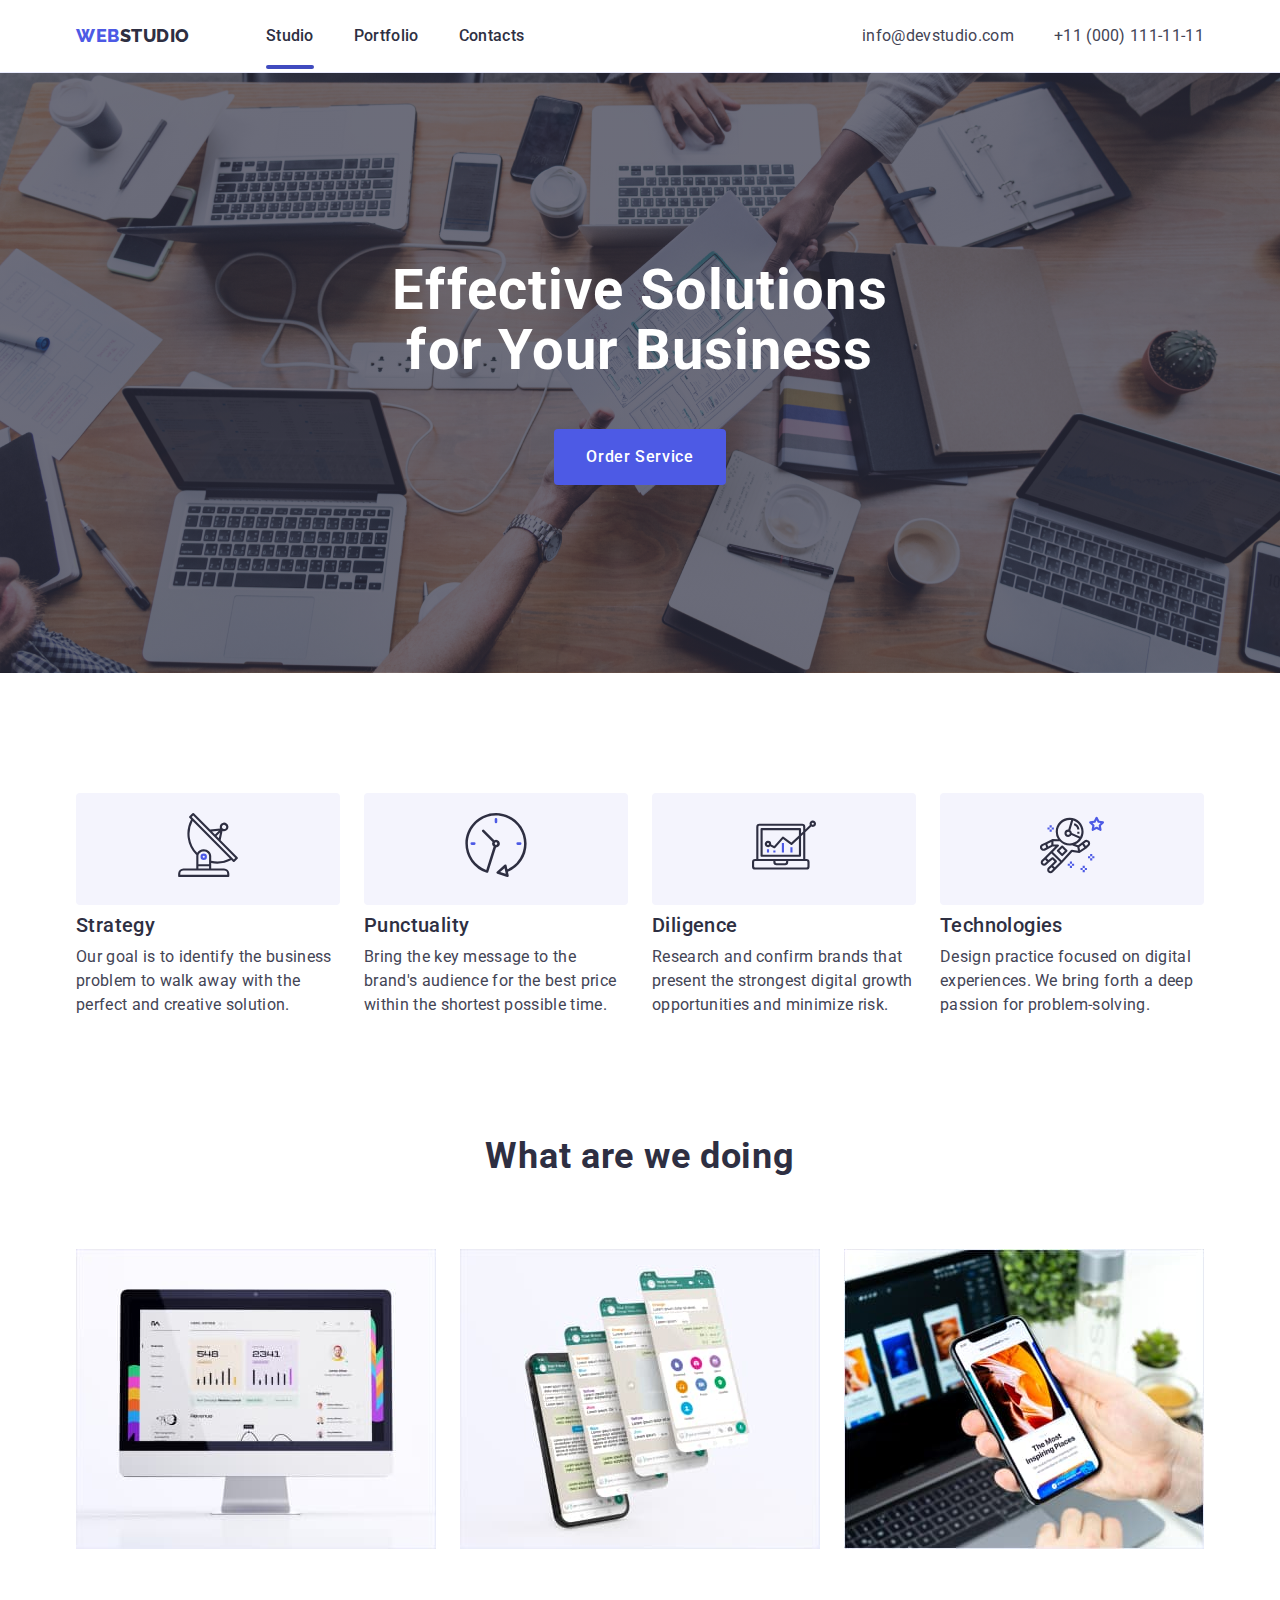
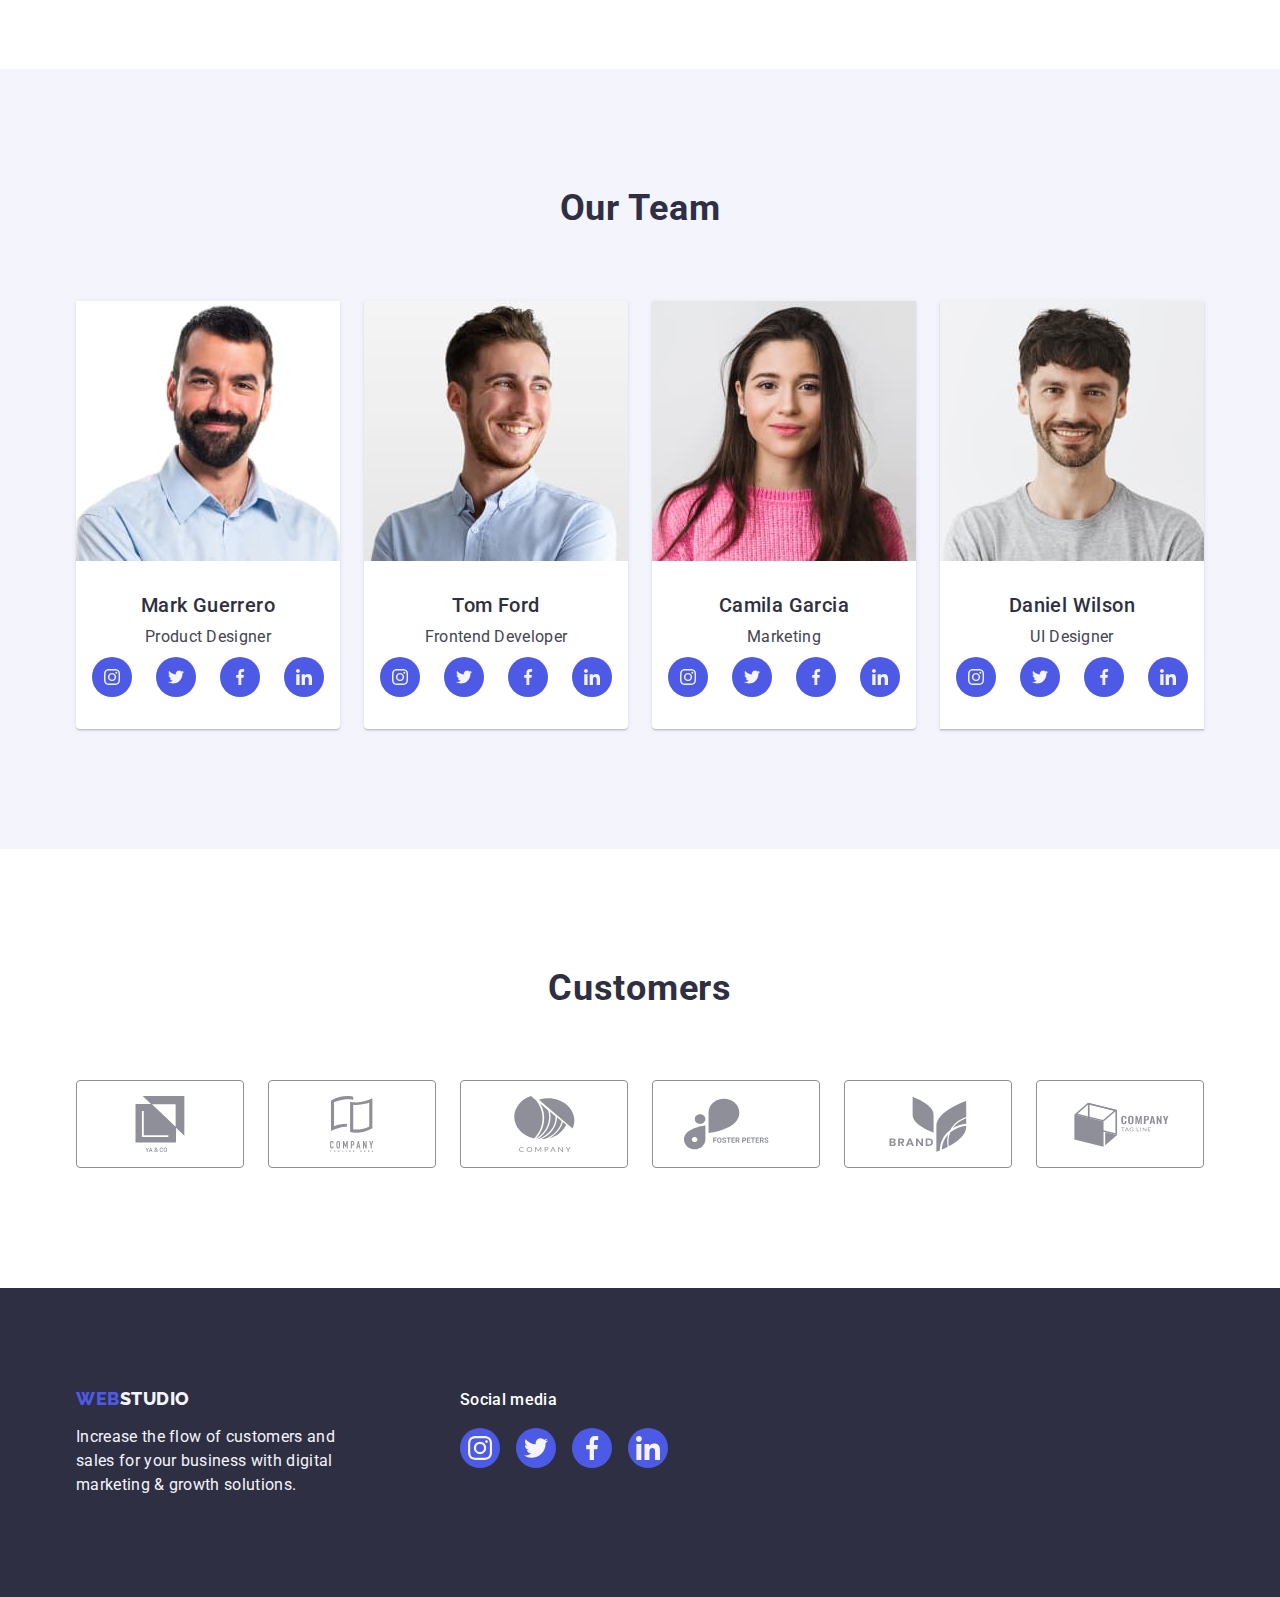
<file: index.html>
<!DOCTYPE html>
<html lang="en">
<head>
    <meta charset="UTF-8">
    <meta http-equiv="X-UA-Compatible" content="IE=edge">
    <meta name="viewport" content="width=device-width, initial-scale=1.0">
    <link rel="preconnect" href="https://fonts.googleapis.com">
    <link rel="preconnect" href="https://fonts.gstatic.com" crossorigin>
    <link rel="stylesheet" href="https://cdn.jsdelivr.net/npm/modern-normalize@1.1.0/modern-normalize.min.css"
>
    <link href="https://fonts.googleapis.com/css2?family=Raleway:wght@800&family=Roboto:wght@400;500;700;900&display=swap" rel="stylesheet">
    <link rel="stylesheet" href="./css/styles.css">
    <title>WebStudio</title>
</head>

<body>
    <header class="header-block">
        <div class="container header-container">
            <nav class="link nav-link">
                <a class="logo link" href="./index.html">Web<span class="logo-nav">Studio</span></a>
                <ul class="list list-link">
                    <li class="list-aitem"><a class="link-aitem link current" href="./index.html">Studio</a></li>
                    <li class="list-aitem"><a class="link-aitem link" href="./portfolio.html">Portfolio</a></li>
                    <li class="list-aitem"><a class="link-aitem link" href="">Contacts</a></li>
                </ul>
            </nav>
            <address class="contacts">
                <ul class="list contacts-list">
                    <li class="aitem-link"><a class="contacts-aitem link" href="mailto:info@devstudio.com">info@devstudio.com</a></li>
                    <li class="aitem-link"><a class="contacts-aitem link" href="tel:+110001111111">+11 (000) 111-11-11</a></li>
                </ul>
            </address>
        </div>
      </header>

    <main>
<!--site header-->
        <section class="header">
            <div class="container container-main">
                <h1 class="slogan">Effective Solutions for Your Business</h1>
                <button class="modal-button" type="button" data-modal-open>Order Service</button>
            </div>
        </section>
                
<!-- feature -->
        <section class="feature-section">
            <div class="container container-feature">
                <h2 class="heading visually-hidden">feature</h2>
                <ul class="list">
                    <li class="feature-list">

                        <div class="feature-item">
                            <svg class="icon-feature" width="64" height="64">
                                <use href="./images/icons.svg#icon-antenna"></use>
                            </svg>
                        </div>

                        <h3 class="feature-name">Strategy</h3>
                        <p class="feature-text">Our goal is to identify the business problem to walk away with the perfect and creative solution.</p>
                    </li>
                    <li class="feature-list">

                        <div class="feature-item">
                            <svg class="icon-feature" width="64" height="64">
                                <use href="./images/icons.svg#icon-clock"></use>
                            </svg>
                        </div>

                        <h3 class="feature-name">Punctuality</h3>
                        <p class="feature-text">Bring the key message to the brand's audience for the best price within the shortest possible time.</p>
                    </li>
                    <li class="feature-list">
                        
                        <div class="feature-item">
                            <svg class="icon-feature" width="64" height="64">
                                <use href="./images/icons.svg#icon-diagram"></use>
                            </svg>
                        </div>
                        <h3 class="feature-name">Diligence</h3>
                        <p class="feature-text">Research and confirm brands that present the strongest digital growth opportunities and minimize risk.</p>
                    </li>
                    <li class="feature-list">

                        <div class="feature-item">
                            <svg class="icon-feature" width="64" height="64">
                                <use href="./images/icons.svg#icon-astronaut"></use>
                            </svg>
                        </div>
                        <h3 class="feature-name">Technologies</h3>
                        <p class="feature-text">Design practice focused on digital experiences. We bring forth a deep passion for problem-solving.</p>
                    </li>
                </ul>
            </div>
        </section>

<!-- skills -->
        <section class="skills-section">
            <div class="container container-skills">
                <h2 class="heading heading-skills">What are we doing</h2>
                <ul class="list">
                    <li class="skills">
                        <img class="images" src="./images/box1.jpg" alt="software development" width="360" height="300">
                    </li>
                    <li class="skills">
                        <img class="images" src="./images/box2.jpg" alt="creation of mobile applications" width="360" height="300">
                    </li>
                    <li class="skills">
                        <img class="images" src="./images/box3.jpg" alt="software adaptation" width="360" height="300">
                    </li>    
                </ul>
            </div>
        </section>

<!-- our team -->
        <section class="team">
            <div class="container container-team">
                <h2 class="heading heading-team">Our Team</h2>
                <ul class="list">
                    <li class="team-card">
                        <img class="cards images" src="./images/team1.jpg" alt="Mark Guerrero" width="264" height="260">
                        <div class="card-content">
                            <h3 class="card-name">Mark Guerrero</h3>
                            <p class="card-text">Product Designer</p>
                            
                            <ul class="socials">
                                <li class="socials-item">
                                    <a class="socials-link" 
                                        href="https://instagram.com" 
                                        target="_blank" 
                                        rel="noopener noreferer"
                                        aria-label="instagram-icon"
                                    >
                                        <svg class="socials-icon" width="16" height="16">
                                            <use href="./images/icons.svg#icon-instagram"></use>
                                        </svg>
                                    </a>
                                </li>
                                
                                <li class="socials-item">
                                    <a class="socials-link" 
                                        href="https://twitter.com" 
                                        target="_blank" 
                                        rel="noopener noreferer"
                                        aria-label="twitter-icon"
                                    >
                                        <svg class="socials-icon" width="16" height="16">
                                            <use href="./images/icons.svg#icon-twitter"></use>
                                        </svg>
                                    </a>
                                </li>
                                
                                <li class="socials-item">
                                    <a class="socials-link" 
                                        href="https://facebook.com" 
                                        target="_blank" 
                                        rel="noopener noreferer"
                                        aria-label="facebook-icon"
                                    >
                                        <svg class="socials-icon" width="16" height="16">
                                            <use href="./images/icons.svg#icon-facebook"></use>
                                        </svg>
                                    </a>
                                </li>
                               
                                <li class="socials-item">
                                    <a class="socials-link" 
                                        href="https://linkedin.com" 
                                        target="_blank" 
                                        rel="noopener noreferer"
                                        aria-label="linkedin-icon"
                                    >
                                        <svg class="socials-icon" width="16" height="16">
                                            <use href="./images/icons.svg#icon-linkedin"></use>
                                        </svg>
                                    </a>
                                </li>
                            </ul>
                        </div>
                    </li>
                    <li class="team-card">
                        <img class="cards images" src="./images/team2.jpg" alt="Tom Ford" width="264" height="260">
                        <div class="card-content">
                            <h3 class="card-name">Tom Ford</h3>
                            <p class="card-text">Frontend Developer</p>
                            <ul class="socials">
                                <li class="socials-item">
                                    <a class="socials-link" 
                                        href="https://instagram.com" 
                                        target="_blank" 
                                        rel="noopener noreferer"
                                        aria-label="instagram-icon"
                                    >
                                        <svg class="socials-icon" width="16" height="16">
                                            <use href="./images/icons.svg#icon-instagram"></use>
                                        </svg>
                                    </a>
                                </li>
                                
                                <li class="socials-item">
                                    <a class="socials-link" 
                                        href="https://twitter.com" 
                                        target="_blank" 
                                        rel="noopener noreferer"
                                        aria-label="twitter-icon"
                                    >
                                        <svg class="socials-icon" width="16" height="16">
                                            <use href="./images/icons.svg#icon-twitter"></use>
                                        </svg>
                                    </a>
                                </li>
                                
                                <li class="socials-item">
                                    <a class="socials-link" 
                                        href="https://facebook.com" 
                                        target="_blank" 
                                        rel="noopener noreferer"
                                        aria-label="facebook-icon"
                                    >
                                        <svg class="socials-icon" width="16" height="16">
                                            <use href="./images/icons.svg#icon-facebook"></use>
                                        </svg>
                                    </a>
                                </li>
                               
                                <li class="socials-item">
                                    <a class="socials-link" 
                                        href="https://linkedin.com" 
                                        target="_blank" 
                                        rel="noopener noreferer"
                                        aria-label="linkedin-icon"
                                    >
                                        <svg class="socials-icon" width="16" height="16">
                                            <use href="./images/icons.svg#icon-linkedin"></use>
                                        </svg>
                                    </a>
                                </li>
                            </ul>
                        </div>
                    </li>
                    <li class="team-card">
                        <img class="cards images" src="./images/team3.jpg" alt="Camila Garcia" width="264" height="260">
                        <div class="card-content">
                                <h3 class="card-name">Camila Garcia</h3>
                                <p class="card-text">Marketing</p>
                                <ul class="socials">
                                    <li class="socials-item">
                                        <a class="socials-link" 
                                            href="https://instagram.com" 
                                            target="_blank" 
                                            rel="noopener noreferer"
                                            aria-label="instagram-icon"
                                        >
                                            <svg class="socials-icon" width="16" height="16">
                                                <use href="./images/icons.svg#icon-instagram"></use>
                                            </svg>
                                        </a>
                                    </li>
                                    
                                    <li class="socials-item">
                                        <a class="socials-link" 
                                            href="https://twitter.com" 
                                            target="_blank" 
                                            rel="noopener noreferer"
                                            aria-label="twitter-icon"
                                        >
                                            <svg class="socials-icon" width="16" height="16">
                                                <use href="./images/icons.svg#icon-twitter"></use>
                                            </svg>
                                        </a>
                                    </li>
                                    
                                    <li class="socials-item">
                                        <a class="socials-link" 
                                            href="https://facebook.com" 
                                            target="_blank" 
                                            rel="noopener noreferer"
                                            aria-label="facebook-icon"
                                        >
                                            <svg class="socials-icon" width="16" height="16">
                                                <use href="./images/icons.svg#icon-facebook"></use>
                                            </svg>
                                        </a>
                                    </li>
                                   
                                    <li class="socials-item">
                                        <a class="socials-link" 
                                            href="https://linkedin.com" 
                                            target="_blank" 
                                            rel="noopener noreferer"
                                            aria-label="linkedin-icon"
                                        >
                                            <svg class="socials-icon" width="16" height="16">
                                                <use href="./images/icons.svg#icon-linkedin"></use>
                                            </svg>
                                        </a>
                                    </li>
                                </ul>
                        </div>
                    </li>
                    <li class="team-card">
                        <img class="cards images" src="./images/team4.jpg" alt="Daniel Wilson" width="264" height="260">
                        <div class="card-content">
                            <h3 class="card-name">Daniel Wilson</h3>
                            <p class="card-text">UI Designer</p>
                            <ul class="socials">
                                <li class="socials-item">
                                    <a class="socials-link" 
                                        href="https://instagram.com" 
                                        target="_blank" 
                                        rel="noopener noreferer"
                                        aria-label="instagram-icon"
                                    >
                                        <svg class="socials-icon" width="16" height="16">
                                            <use href="./images/icons.svg#icon-instagram"></use>
                                        </svg>
                                    </a>
                                </li>
                                
                                <li class="socials-item">
                                    <a class="socials-link" 
                                        href="https://twitter.com" 
                                        target="_blank" 
                                        rel="noopener noreferer"
                                        aria-label="twitter-icon"
                                    >
                                        <svg class="socials-icon" width="16" height="16">
                                            <use href="./images/icons.svg#icon-twitter"></use>
                                        </svg>
                                    </a>
                                </li>
                                
                                <li class="socials-item">
                                    <a class="socials-link" 
                                        href="https://facebook.com" 
                                        target="_blank" 
                                        rel="noopener noreferer"
                                        aria-label="facebook-icon"
                                    >
                                        <svg class="socials-icon" width="16" height="16">
                                            <use href="./images/icons.svg#icon-facebook"></use>
                                        </svg>
                                    </a>
                                </li>
                               
                                <li class="socials-item">
                                    <a class="socials-link" 
                                        href="https://linkedin.com" 
                                        target="_blank" 
                                        rel="noopener noreferer"
                                        aria-label="linkedin-icon"
                                    >
                                        <svg class="socials-icon" width="16" height="16">
                                            <use href="./images/icons.svg#icon-linkedin"></use>
                                        </svg>
                                    </a>
                                </li>
                            </ul>
                        </div>
                    </li>
                </ul>
            </div>
        </section>
<!--Customers-->
         <section class="customers">
            <div class="container container-customers">
                <h2 class="heading heading-customers">Customers</h2>
                <ul class="customers-logo">
                    <li class="logo-group">
                        <a class="group-link" 
                            href="" 
                            target="_blank" 
                            rel="noopener noreferer"
                            aria-label="group1"
                        >
                            <svg class="group-icon" width="104" height="56">
                                <use href="./images/icons.svg#icon-group1"></use>
                            </svg>
                        </a>
                    </li>
                    <li class="logo-group">
                        <a class="group-link" 
                            href="" 
                            target="_blank" 
                            rel="noopener noreferer"
                            aria-label="group2"
                        >
                            <svg class="group-icon" width="104" height="56">
                                <use href="./images/icons.svg#icon-group2"></use>
                            </svg>
                        </a>
                    </li>
                    <li class="logo-group">
                        <a class="group-link" 
                            href="" 
                            target="_blank" 
                            rel="noopener noreferer"
                            aria-label="group3"
                        >
                            <svg class="group-icon" width="104" height="56">
                                <use href="./images/icons.svg#icon-group3"></use>
                            </svg>
                        </a>
                    </li>
                    <li class="logo-group">
                        <a class="group-link" 
                            href="" 
                            target="_blank" 
                            rel="noopener noreferer"
                            aria-label="group4"
                        >
                            <svg class="group-icon" width="104" height="56">
                                <use href="./images/icons.svg#icon-group4"></use>
                            </svg>
                        </a>
                    </li>
                    <li class="logo-group">
                        <a class="group-link" 
                            href="" 
                            target="_blank" 
                            rel="noopener noreferer"
                            aria-label="group5"
                        >
                            <svg class="group-icon" width="104" height="56">
                                <use href="./images/icons.svg#icon-group5"></use>
                            </svg>
                        </a>
                    </li>
                    <li class="logo-group">
                        <a class="group-link" 
                            href="" 
                            target="_blank" 
                            rel="noopener noreferer"
                            aria-label="group6"
                        >
                            <svg class="group-icon" width="104" height="56">
                                <use href="./images/icons.svg#icon-Logo"></use>
                            </svg>
                        </a>
                    </li>
                    
                </ul>
            </div>
        </section>
    </main>

    <footer class="footer">
        <div class="container container-footer">
            <div class="link-text">
                <a class="logo link link-footer" href="./index.html">Web<span class="logo-footer">Studio</span></a>
                <p class="footer-text">Increase the flow of customers and sales for your business with digital marketing & growth solutions.</p>
            </div> 
            <div class="footer-icon-box">
                <p class="footer-name">Social media</p>
                <ul class="socials footer-socials">
                    <li class="socials-item">
                        <a class="socials-link socials-footer"
                            href="https://instagram.com"
                            target="_blank"
                            rel="noopener noreferer"
                            aria-label="instagram-icon"
                        >
                            <svg class="socials-icon" width="24" height="24">
                                <use href="./images/icons.svg#icon-instagram"></use>
                            </svg>
                        </a>
                    </li>
                    <li class="socials-item">
                        <a class="socials-link socials-footer"
                            href="https://twitter.com"
                            target="_blank"
                            rel="noopener noreferer"
                            aria-label="twitter-icon"
                        >
                            <svg class="socials-icon" width="24" height="24">
                                <use href="./images/icons.svg#icon-twitter"></use>
                            </svg>
                        </a>
                    </li>
                    <li class="socials-item">
                        <a class="socials-link socials-footer"
                            href="https://facebook.com"
                            target="_blank"
                            rel="noopener noreferer"
                            aria-label="facebook-icon"
                        >
                            <svg class="socials-icon" width="24" height="24">
                                <use href="./images/icons.svg#icon-facebook"></use>
                            </svg>
                        </a>
                    </li>
                    <li class="socials-item">
                        <a class="socials-link socials-footer"
                            href="https://linkedin.com"
                            target="_blank"
                            rel="noopener noreferer"
                            aria-label="linkedin-icon"
                        >
                        <svg class="socials-icon" width="24" height="24">
                            <use href="./images/icons.svg#icon-linkedin"></use>
                        </svg>
                        </a>
                    </li>
                </ul>
            </div> 
        </div>
    </footer>

    <div class="backdrop is-hidden" data-modal>
        <div class="modal">
            <button class="modal-button-close" type="button" data-modal-close>
            <svg class="modal-button-icon" width="8" height="8">
                <use href="./images/icons.svg#icon-Vector"></use>
            </svg>
        </button>
        </div>
    </div>

    <script src="./js/modal.js"></script>
</body>
</html>
</file>
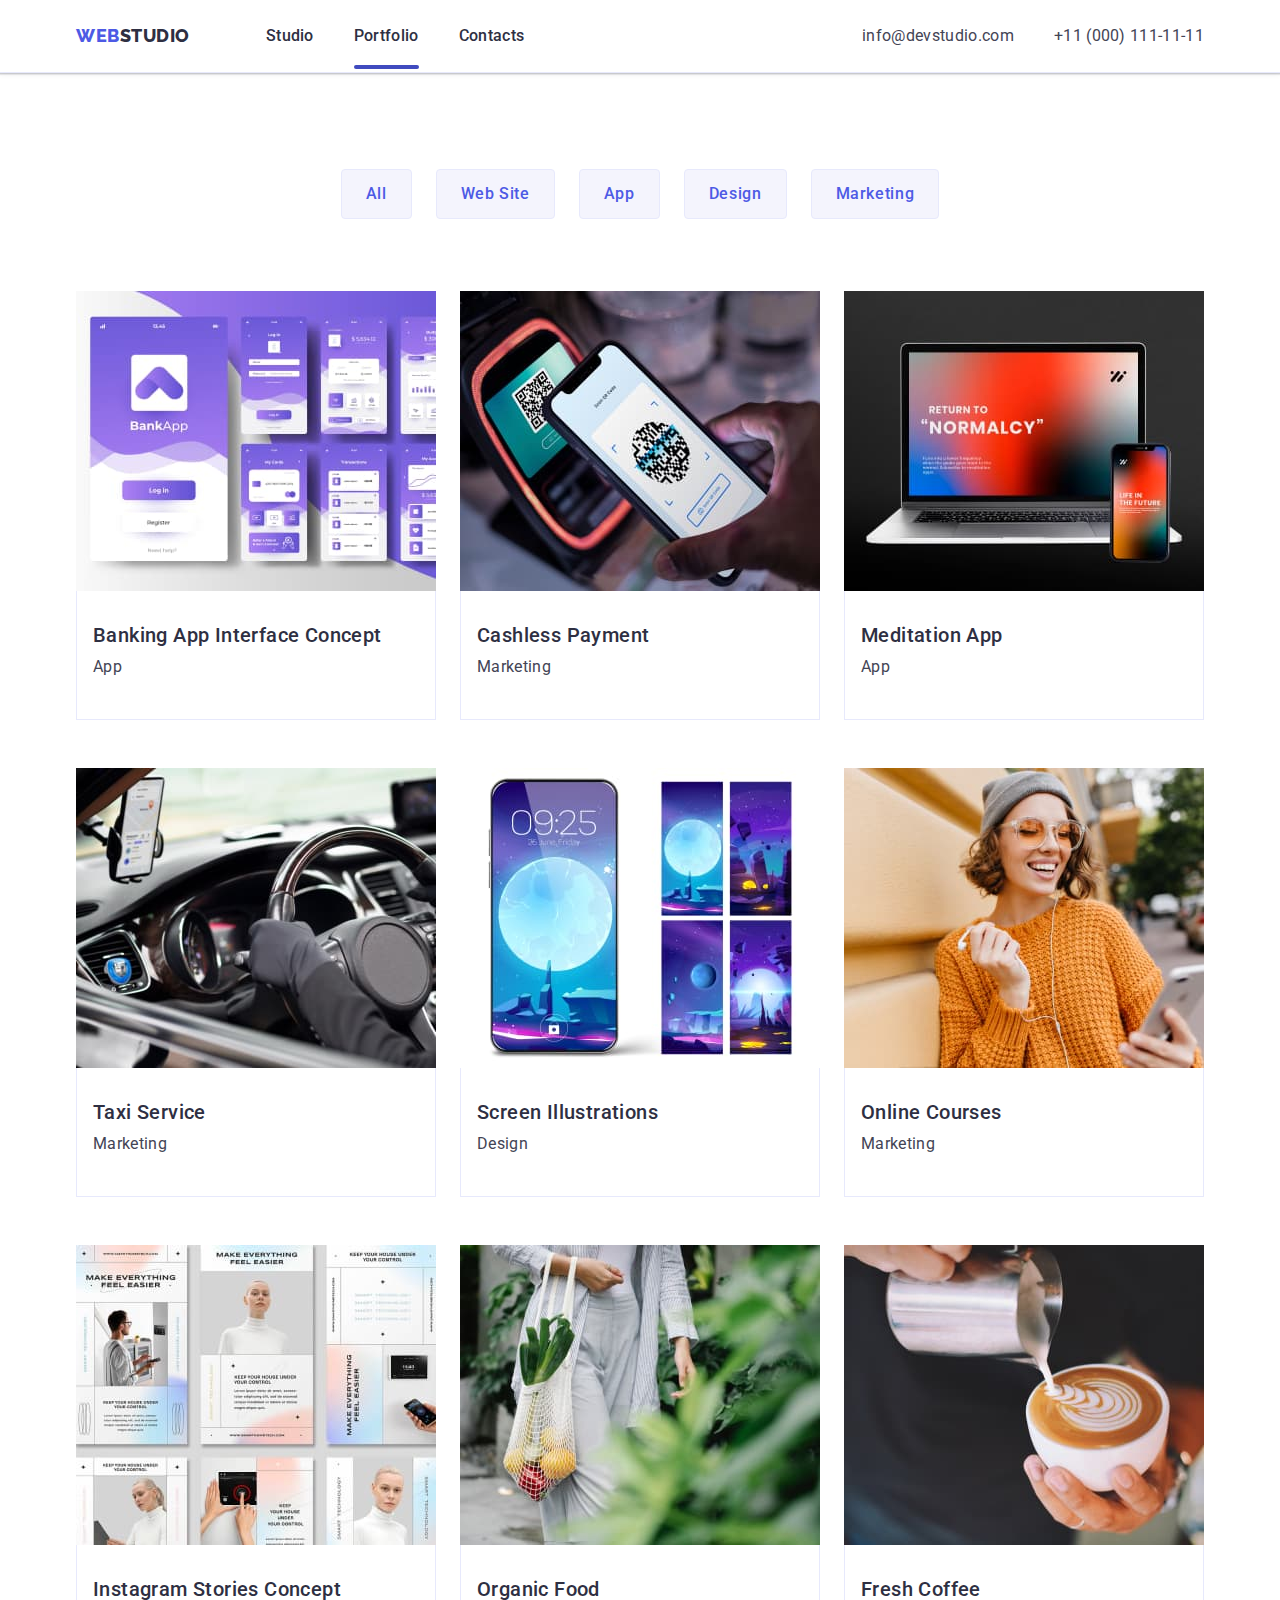
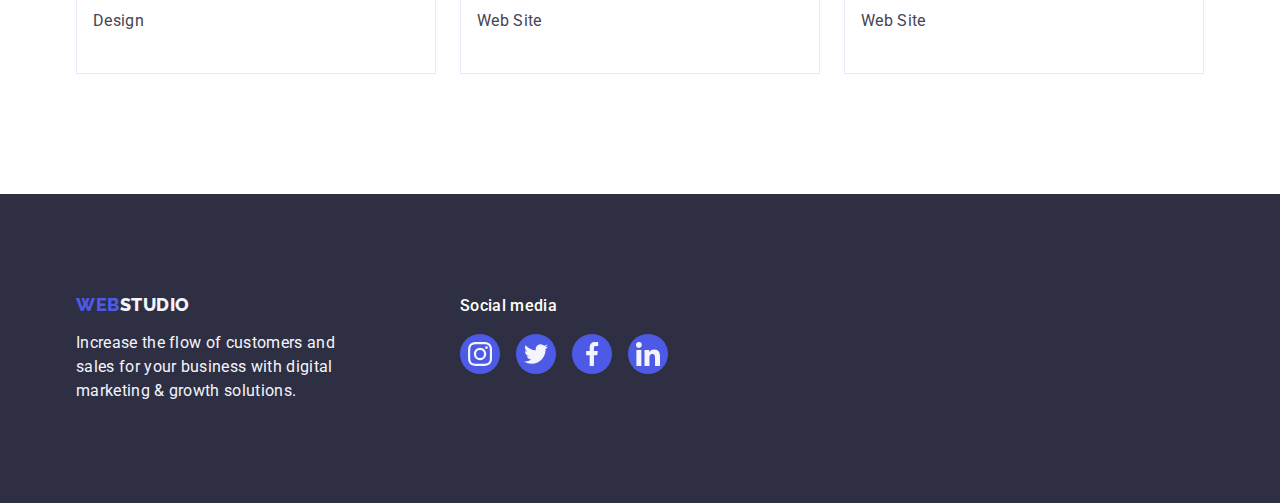
<file: portfolio.html>
<!DOCTYPE html>
<html lang="en">

<head>
  <meta charset="UTF-8">
  <meta http-equiv="X-UA-Compatible" content="IE=edge">
  <meta name="viewport" content="width=device-width, initial-scale=1.0">
  <link rel="preconnect" href="https://fonts.googleapis.com">
  <link rel="preconnect" href="https://fonts.gstatic.com" crossorigin>
  <link rel="stylesheet" href="https://cdn.jsdelivr.net/npm/modern-normalize@1.1.0/modern-normalize.min.css"
>
  <link href="https://fonts.googleapis.com/css2?family=Raleway:wght@800&family=Roboto:wght@400;500;700;900&display=swap" rel="stylesheet">
  <link rel="stylesheet" href="./css/styles.css">
  <title>WebStudio</title>
</head>

<body>
  <header class="header-block">
    <div class="container header-container">
        <nav class="link nav-link">
            <a class="logo link" href="./index.html">Web<span class="logo-nav">Studio</span></a>
            <ul class="list list-link">
                <li class="list-aitem"><a class="link-aitem link" href="./index.html">Studio</a></li>
                <li class="list-aitem"><a class="link-aitem link current" href="./portfolio.html">Portfolio</a></li>
                <li class="list-aitem"><a class="link-aitem link" href="">Contacts</a></li>
            </ul>
        </nav>
        <address class="contacts">
            <ul class="list contacts-list">
                <li class="aitem-link"><a class="contacts-aitem link" href="mailto:info@devstudio.com">info@devstudio.com</a></li>
                <li class="aitem-link"><a class="contacts-aitem link" href="tel:+110001111111">+11 (000) 111-11-11</a></li>
            </ul>
        </address>
    </div>
  </header>

    <main>
        <!--Portfolio-->
        <section class="portfolio-section">
          <div class="container container-portfolio">
            <h1 class="visually-hidden">Portfolio</h1>
              <ul class="list list-button">
                  <li class="list-filters"><button class="button-filters" type="button">All</button></li>
                  <li class="list-filters"><button class="button-filters" type="button">Web Site</button></li>
                  <li class="list-filters"><button class="button-filters" type="button">App</button></li>
                  <li class="list-filters"><button class="button-filters" type="button">Design</button></li>
                  <li class="list-filters"><button class="button-filters" type="button">Marketing</button></li>
              </ul>
              <ul class="list card-set">
                  <li class="list-card">
                      <a class="link link-portfolio" href="">

                        <div class="wrapper">
                          <img class="images" src="./images/cards1.jpg"
                            alt="Banking App Interface Concept"
                            width="360"
                            height="300">
                          <p class="overlay">14 Stylish and User-Friendly App Design Concepts · Task Manager App · Calorie Tracker App · Exotic Fruit Ecommerce App · Cloud Storage App</p>
                        </div>
                        <div class="portfolio-content border-portfolio">
                          <h2 class="card-name card-portfolio">Banking App Interface Concept</h2>
                          <p class="card-text text-portfolio">App</p>
                        </div>
                     
                      </a>
                  </li>
            
                  <li class="list-card">
                      <a class="link link-portfolio" href="">
                        <div class="wrapper">
                          <img class="images" src="./images/cards2.jpg"
                          alt="Cashless Payment"
                          width="360"
                          height="300">
                          <p class="overlay">14 Stylish and User-Friendly App Design Concepts · Task Manager App · Calorie Tracker App · Exotic Fruit Ecommerce App · Cloud Storage App</p>
                        </div>
                        <div class="portfolio-content border-portfolio">
                          <h2 class="card-name card-portfolio">Cashless Payment</h2>
                          <p class="card-text text-portfolio">Marketing</p>
                        </div>
                      </a>
                  </li>
            
                  <li class="list-card">
                      <a class="link link-portfolio" href="">
                      <div class="wrapper">
                        <img class="images" src="./images/cards3.jpg"
                          alt="Meditation App"
                          width="360"
                          height="300">
                        <p class="overlay">14 Stylish and User-Friendly App Design Concepts · Task Manager App · Calorie Tracker App · Exotic Fruit Ecommerce App · Cloud Storage App</p>
                      </div>
                      <div class="portfolio-content border-portfolio">
                        <h2 class="card-name card-portfolio">Meditation App</h2>
                        <p class="card-text text-portfolio">App</p>
                      </div>
                      </a>
                  </li>
                  <li class="list-card">
                      <a class="link link-portfolio" href="">
                        <div class="wrapper">
                        <img class="images" src="./images/cards4.jpg"
                          alt="Taxi Service"
                          width="360"
                          height="300">
                          <p class="overlay">14 Stylish and User-Friendly App Design Concepts · Task Manager App · Calorie Tracker App · Exotic Fruit Ecommerce App · Cloud Storage App</p>
                        </div>

                        <div class="portfolio-content border-portfolio">
                          <h2 class="card-name card-portfolio">Taxi Service</h2>
                          <p class="card-text text-portfolio">Marketing</p>
                        </div>
                      </a>
                  </li>
                  <li class="list-card">
                      <a class="link link-portfolio" href="">
                        <div class="wrapper">
                        <img class="images" src="./images/cards5.jpg"
                          alt="Screen Illustrations"
                          width="360"
                          height="300">
                          <p class="overlay">14 Stylish and User-Friendly App Design Concepts · Task Manager App · Calorie Tracker App · Exotic Fruit Ecommerce App · Cloud Storage App</p>
                        </div>
                        <div class="portfolio-content border-portfolio">
                          <h2 class="card-name card-portfolio">Screen Illustrations</h2>
                          <p class="card-text text-portfolio">Design</p>
                        </div>
                      </a>
                  </li>
                  <li class="list-card">
                      <a class="link link-portfolio" href="">
                        <div class="wrapper">
                        <img class="images" src="./images/cards6.jpg"
                          alt="Online Courses"
                          width="360"
                          height="300">
                          <p class="overlay">14 Stylish and User-Friendly App Design Concepts · Task Manager App · Calorie Tracker App · Exotic Fruit Ecommerce App · Cloud Storage App</p>
                        </div>
                        <div class="portfolio-content border-portfolio">
                          <h2 class="card-name card-portfolio">Online Courses</h2>
                          <p class="card-text text-portfolio">Marketing</p>
                        </div>
                      </a>
                  </li>
                  <li class="list-card">
                      <a class="link link-portfolio" href="">
                        <div class="wrapper">
                        <img class="images" src="./images/cards7.jpg"
                          alt="Instagram Stories Concept"
                          width="360"
                          height="300">
                          <p class="overlay">14 Stylish and User-Friendly App Design Concepts · Task Manager App · Calorie Tracker App · Exotic Fruit Ecommerce App · Cloud Storage App</p>
                        </div>
                        <div class="portfolio-content border-portfolio">
                          <h2 class="card-name card-portfolio">Instagram Stories Concept</h2>
                          <p class="card-text text-portfolio">Design</p>
                        </div>
                      </a>
                  </li>
                  <li class="list-card">
                      <a class="link link-portfolio" href="">
                        <div class="wrapper">
                        <img class="images" src="./images/cards8.jpg"
                          alt="Organic Food"
                          width="360"
                          height="300">
                          <p class="overlay">14 Stylish and User-Friendly App Design Concepts · Task Manager App · Calorie Tracker App · Exotic Fruit Ecommerce App · Cloud Storage App</p>
                        </div>
                        <div class="portfolio-content border-portfolio">
                          <h2 class="card-name card-portfolio">Organic Food</h2>
                          <p class="card-text text-portfolio">Web Site</p>
                        </div>
                      </a>
                  </li>
                  <li class="list-card">
                      <a class="link link-portfolio" href="">
                        <div class="wrapper">
                        <img class="images" src="./images/cards9.jpg"
                          alt="Fresh Coffee"
                          width="360"
                          height="300">
                          <p class="overlay">14 Stylish and User-Friendly App Design Concepts · Task Manager App · Calorie Tracker App · Exotic Fruit Ecommerce App · Cloud Storage App</p>
                        </div>
                        <div class="portfolio-content border-portfolio">
                          <h2 class="card-name card-portfolio">Fresh Coffee</h2>
                          <p class="card-text text-portfolio">Web Site</p>
                        </div>
                      </a>
                  </li>
              </ul>
          </div>
        </section>
    </main>

    <footer class="footer">
      <div class="container container-footer">
          <div class="link-text">
              <a class="logo link link-footer" href="./index.html">Web<span class="logo-footer">Studio</span></a>
              <p class="footer-text">Increase the flow of customers and sales for your business with digital marketing & growth solutions.</p>
          </div> 
          <div class="footer-icon-box">
              <p class="footer-name">Social media</p>
              <ul class="socials footer-socials">
                  <li class="socials-item">
                      <a class="socials-link socials-footer"
                          href="https://instagram.com"
                          target="_blank"
                          rel="noopener noreferer"
                          aria-label="instagram-icon"
                      >
                          <svg class="socials-icon" width="24" height="24">
                              <use href="./images/icons.svg#icon-instagram"></use>
                          </svg>
                      </a>
                  </li>
                  <li class="socials-item">
                      <a class="socials-link socials-footer"
                          href="https://twitter.com"
                          target="_blank"
                          rel="noopener noreferer"
                          aria-label="twitter-icon"
                      >
                          <svg class="socials-icon" width="24" height="24">
                              <use href="./images/icons.svg#icon-twitter"></use>
                          </svg>
                      </a>
                  </li>
                  <li class="socials-item">
                      <a class="socials-link socials-footer"
                          href="https://facebook.com"
                          target="_blank"
                          rel="noopener noreferer"
                          aria-label="facebook-icon"
                      >
                          <svg class="socials-icon" width="24" height="24">
                              <use href="./images/icons.svg#icon-facebook"></use>
                          </svg>
                      </a>
                  </li>
                  <li class="socials-item">
                      <a class="socials-link socials-footer"
                          href="https://linkedin.com"
                          target="_blank"
                          rel="noopener noreferer"
                          aria-label="linkedin-icon"
                      >
                      <svg class="socials-icon" width="24" height="24">
                          <use href="./images/icons.svg#icon-linkedin"></use>
                      </svg>
                      </a>
                  </li>
              </ul>
          </div> 
      </div>
  </footer>
</body>
</html>
</file>
<file: css/styles.css>
:root {
    --text-color: #2E2F42;
    --accent-color: #404BBF;
    --background-color: #FFFFFF;
    --paragraf-color: #434455;
    --button-color: #e7e9fc;
    --border-color: #8e8f99;
    --timing: cubic-bezier (0.4, 0, 0.2, 1);
    --transition-duration: 250ms;
}
body {
    font-family: "Roboto", sans-serif;
    font-weight: 400;
    font-size: 16px;
    line-height: 1.5;
    color: #434455;
    background-color: var(--background-color);
}
/*start reset*/
h1,
h2,
h3,
h4,
h5,
h6
p {
margin: 0px;
}
.container {
    width: 1158px;
    margin: 0px auto;
    padding: 0px 15px; 
}
ul {
    list-style: none;
}

/*header*/
.header-block {
    box-shadow: 0px 2px 1px rgba(46, 47, 66, 0.08), 
    0px 1px 1px rgba(46, 47, 66, 0.16), 
    0px 1px 6px rgba(46, 47, 66, 0.08);
}
.header-container {
    display: flex;
    align-items: center;
    height: 72px;
}
/*logo*/

.header-block {
    border-bottom: 1px solid #e7e9fc;
}
.nav-link {
    display: flex;
    align-items: center;
    margin-right: auto;
}

.logo {
    font-family: "Raleway", sans-serif;
    font-weight: 800;
    font-size: 18px;
    line-height: 1.17;
    letter-spacing: 0.03em;
    text-transform: uppercase;
    color: #4D5AE5;
    margin-right: 76px;
}
.logo-nav {
    color: var(--text-color);
}
.link {
    text-decoration: none;
}
.list-link {
    margin: 0px;
    padding: 0;
    width: 261px;
}
.link-aitem {
    font-weight: 500;
    font-size: 16px;
    line-height: 1.5;
    letter-spacing: 0.02em;
    color: var(--text-color);
    text-decoration: none;
    padding-top: 24px;
    padding-bottom: 24px;
    position: relative;
    transition-duration: var(--transition-duration);
    transition-timing-function: var(--timing);
}

.list-aitem:not(:last-child) {
    margin-right: 40px;
}

.link-aitem:focus,
.link-aitem:hover {
    color: var(--accent-color); 
}

.link-aitem::after {
    content: "";
    position: absolute;  
    bottom: 0;
    left: 0px;
    
    display: block;
    width: 100%;
    height: 4px;
    border-radius: 2px;
}

.current::after,
.link-aitem:hover::after,
.link-aitem:focus::after {
    background: var(--accent-color);
    transition-duration: var(--transition-duration);
    transition-timing-function: var(--timing);  
}

.contacts {
    font-style: normal;
}
.contacts-list {
    margin: 0px;
    padding: 0;
}

.aitem-link:not(:last-child) {
    margin-right: 40px;
}
.contacts-aitem {
    font-weight: 400;
    font-size: 16px;
    line-height: 1.5;
    letter-spacing: 0.02em;
    color: var(--paragraf-color);
    text-decoration: none;
    padding-top: 24px;
    padding-bottom: 24px;
    transition-duration: var(--transition-duration);
    transition-timing-function: var(--timing); 
}

.contacts-aitem:active,
.contacts-aitem:hover,
.contacts-aitem:focus {
    color: var(--accent-color);
    
}  

--------------------------------/*MAIN*/--------------------------------
/*section site header*/
.container-main {
    display: block;
    text-align: center;  
}
.header {
    padding: 188px 0;
    background-color: var(--background-color);
    background-image: linear-gradient(
        rgba(46, 47, 66, 0.7),
        rgba(46, 47, 66, 0.7)),
        url(../images/main_header/people-office.jpg);
    background-repeat: no-repeat;
    background-position: center;
    max-width: 1440px;
    margin-left: auto;
    margin-right: auto;
    background-size: cover;

    position: relative;
}

.slogan {
    font-weight: 700;
    font-size: 56px;
    line-height: 1.07;
    letter-spacing: 0.02em;
    text-align: center;
    color: var(--background-color);
    max-width: 496px;
    margin-right: auto;
    margin-left: auto;
    margin-bottom: 48px;
}
.modal-button {
    font-family: "Roboto", sans-serif;
    font-weight: 500;
    font-size: 16px;
    line-height: 1.5;
    letter-spacing: 0.04em;
    color: var(--background-color);
    background: #4D5AE5;
    cursor: pointer;
    display: block;
    margin: auto;
    padding: 16px 32px;
    border: 1px;
    border-radius: 4px;
    min-width: 169px;  
    transition-duration: var(--transition-duration);
    transition-timing-function: var(--timing);
}
.modal-button:hover,
.modal-button:focus {
    background: var(--accent-color);    
}

/*section feature*/
.feature-section {
    padding: 120px 0;
}
.heading {
    font-weight: 700;
    font-size: 36px;
    line-height: 1.11;
    text-align: center;
    letter-spacing: 0.02em;
    color: var(--text-color);
}
.visually-hidden {
    position: absolute;
    width: 1px;
    height: 1px;
    margin: -1px;
    border: 0;
    padding: 0; 
    white-space: nowrap;
    clip-path: inset(100%);
    clip: rect(0 0 0 0);
    overflow: hidden;
}
.list {
    list-style: none;
    display: flex;
    padding: 0;
    margin: 0;
}
.feature-list {
    width: 264px;
}
.feature-item {
    display: flex;
    align-items: center;
    justify-content: center;
    height: 112px;
    width: 264px;
    background-color: #f4f4fd;
    border-radius: 4px;
    margin-bottom: 8px; 
}
.icon-feature {
    display: block;
    background-color: #F4F4FD;
    margin-bottom: 8px;
}

.feature-list:not(:last-child) {
    margin-right: 24px;
}
.feature-name {
    font-weight: 500;
    font-size: 20px;
    line-height: 1.2;
    letter-spacing: 0.02em;
    color: var(--text-color);
    margin-bottom: 8px;
}
.feature-text {
    font-size: 16px;
    line-height: 1.5;
    letter-spacing: 0.02em;
    color: var(--paragraf-color);
    margin: 0;
}

/*section skills*/
.skills-section {
    padding-bottom: 120px;
}
.heading-skills {
    margin-bottom: 72px;
}
.skills:not(:last-child) {
    margin-right: 24px;
}
.images {
    display: block
}

/*section our team*/
.team {
    background-color: #F4F4FD;
    padding: 120px 0
}

.heading-team {
    margin-bottom: 72px;
}
.team-card {
    background-color: var(--background-color);
    box-shadow: 
    0px 2px 1px rgba(46, 47, 66, 0.08),
    0px 1px 1px rgba(46, 47, 66, 0.16),
    0px 1px 6px rgba(46, 47, 66, 0.08)
}
    
.team-card:not(:last-child) {
    margin-right: 24px;
    border-radius: 0px 0px 4px 4px;
}
.card-content {
    padding: 32px 0;
    border-radius: 0px 0px 4px 4px;
}
.card-name {
    font-weight: 500;
    font-size: 20px;
    line-height: 1.2;
    text-align: center;
    letter-spacing: 0.02em;
    color: var(--text-color);
    margin-bottom: 8px;
}
.card-text {
    font-size: 16px;
    line-height: 1.5;
    text-align: center;
    letter-spacing: 0.02em;
    display: block;
    color: var(--paragraf-color);
    margin: 0 auto;
    margin-bottom: 8px;
}
.socials {
    display: flex;
    justify-content: center;
    gap: 24px;
    padding-left: 0;
}
.socials-link {
    display: flex;
    justify-content: center;
    align-items: center;
    width: 40px;
    height: 40px;
    background-color: #4D5AE5;
    fill: #F4F4FD;
    border-radius: 50%;
    transition-duration: var(--transition-duration);
    transition-timing-function: var(--timing); 
}
.socials-icon {
    width: 24px;
}
.socials-link:hover,
.socials-link:focus {
    background-color: #404BBF;
    fill: #F4F4FD;
     
}
/*Customers*/
.customers {
    padding-top: 120px;
    padding-bottom: 120px;
}
.heading-customers {
    line-height: 1.1;
    margin-bottom: 72px;
}
.customers-logo {
    display: flex;
    flex-direction: row;
    align-items: flex-start;
    padding: 0px;
    margin: 0;
    gap: 24px;
}
.logo-group {
    width: 168px;
    height: 88px;
    transition-duration: var(--transition-duration);
    transition-timing-function: var(--timing);
}
.group-icon {
    display: flex;
    margin: auto;
    fill: currentColor;
    transition-duration: var(--transition-duration);
    transition-timing-function: var(--timing); 
}
.logo-group:hover .group-icon,
.logo-group:focus .group-icon {
    fill: #404BBF;   
}
.group-link {
    width: 100%;
    height: 100%;
    border-radius: 4px;
    display: flex;
    align-items: center;
    justify-content: center;
    color: var(--border-color);
    border: 1px solid var(--border-color);
    transition-duration: var(--transition-duration);
    transition-timing-function: var(--timing);  
}
.group-link:hover,
.group-link:focus {
    border-color: #404bbf;
    color: #404bbf;   
}


/*----------------------------------FOOTER*-----------------------------*/
.footer {
    display: flex;
    background: var(--text-color);
    padding: 100px 0;
}
.container-footer {
    display: flex;
    align-items: baseline;
}
.link-text {
    margin-right: 120px;
}

.link-footer {
    display: inline-block;
    margin-bottom: 16px;
    margin-right: auto;
}
.logo-footer {
    color: #F4F4FD;
}
.footer-text {
    font-size: 16px;
    line-height: 1,5;
    letter-spacing: 0.02em;
    color: #F4F4FD;
    width: 264px;
    margin: 0;
}

.footer-socials {
    display: flex;
    flex-direction: row;
    align-items: flex-start;
    gap: 16px; 
    margin: 0;
    width: 208px;
    min-height: 40px;
}  
.footer-name {
    font-weight: 500;
    display: block;
    color: var(--background-color);
    margin: 0;
    margin-bottom: 16px;
    padding: 0;
    letter-spacing: 0.02em;
}
.socials-footer:hover,
.socials-footer:focus {
    background-color: #31D0AA;
}

/*--------------------------------PORTFOLIO------------------------------*/
.portfolio-section {
    padding: 96px 0 120px;
}
.container-portfolio {
    display: block;
}
.portfolio-name {
    visibility: hidden;
}
.list-button {
    min-width: 586px;
    display: flex;
    justify-content:center ;
    gap: 24px;
    margin-bottom: 72px;
}
.button-filters {
    font-family: "Roboto", sans-serif;
    font-weight: 500;
    font-size: 16px;
    line-height: 1.5;
    letter-spacing: 0.04em;
    color: #4D5AE5;
    border: 1px solid var(--button-color);
    background: #F4F4FD;
    cursor: pointer;
    padding: 12px 24px;
    border-radius: 4px;
    transition-duration: var(--transition-duration);
    transition-timing-function: var(--timing); 
}
.button-filters:active,
.button-filters:hover,
.button-filters:focus {
    color: var(--background-color);
    background: var(--accent-color);
    box-shadow:  0px 2px 2px rgba(0, 0, 0, 0.12),
    0px 2px 1px rgba(0, 0, 0, 0.08),
    0px 3px 1px rgba(0, 0, 0, 0.1);
    border: 1px solid transparent;
}
.card-set {
    display: flex;
    flex-wrap: wrap;
    row-gap: 48px;
    column-gap: 24px;
}
.list-card {
    flex-basis: calc((100% - 48px) / 3);
    transition-duration: var(--transition-duration);
    transition-timing-function: var(--timing);  
}
.list-card:hover,
.list-card:focus {
    box-shadow: 
    0px 2px 1px rgba(46, 47, 66, 0.08),
    0px 1px 1px rgba(46, 47, 66, 0.16),
    0px 1px 6px rgba(46, 47, 66, 0.08);
} 
.portfolio-content {
    padding: 32px 0 32px 16px;
}
.card-portfolio {
    text-align: start;
}
.text-portfolio {
    text-align: start;
}
.link-portfolio {
    transition-duration: var(--transition-duration);
    transition-timing-function: var(--timing);
}
.link-portfolio:hover,
.link-portfolio:focus {
    box-shadow: 
    0px 1px 6px rgba(46, 47, 66, 0.08),
    0px 1px 1px rgba(46, 47, 66, 0.16), 
    0px 2px 1px rgba(46, 47, 66, 0.08); 
}
.wrapper {
    position: relative;
    display: block;
    overflow: hidden;
}

.overlay {
    position: absolute;
    max-width: 100%;
    height: 100%;
    top: 0;
    left: 0;
    
    padding: 40px 32px 0 32px;
    margin: 0;
    background-color: #4D5AE5;
    font-size: 16px;
    line-height: 1.5;
    
    letter-spacing: 0.02em;
    color: #F4F4FD;
    
    transform: translateY(100%);
    overflow: hidden;
    transition-duration: var(--transition-duration);
    transition-timing-function: var(--timing);
}

.list-card:hover .overlay,
.list-card:focus .overlay {
    transform: translateY(0);  
}

.border-portfolio {
    border-right-width: 1px;
    border-right-style: solid;
    border-right-color: #E7E9FC;
    border-bottom-width: 1px;
    border-bottom-style: solid;
    border-bottom-color: #E7E9FC;
    border-left-width: 1px;
    border-left-style: solid;
    border-left-color: #E7E9FC;
}

/*BACKDROP*/

.backdrop {
    position: fixed;
    z-index: 100;
    top: 0;
    left: 0;
    width: 100%;
    height: 100%;
    background-color: rgba(46, 47, 66, 0.4);

    transition: opacity var(--transition-duration), 
    visibility var(--transition-duration);
}


.backdrop.is-hidden {
    visibility:hidden;
    opacity: 0;
    pointer-events: none;
}

.modal {
    position: absolute;
    top: 50%;
    left: 50%;
    transform: translate(-50%, -50%);
    
    width: 408px;
    min-height: 576px;
    background: #FCFCFC;
    padding: 24px;  
    
    border-radius: 4px;  
    box-shadow: 
    0px 1px 1px rgba(0, 0, 0, 0.14), 
    0px 1px 3px rgba(0, 0, 0, 0.12), 
    0px 2px 1px rgba(0, 0, 0, 0.2);  
}

.modal-button-close {
    position: absolute;
    width: 24px;
    height: 24px;
    padding: 0;
    top: 24px;
    right: 24px;
    cursor: pointer;
    background: #E7E9FC;
    border: 1px solid rgba(0, 0, 0, 0.1);
    border-radius: 50%;
    transition-duration: var(--transition-duration);
    transition-timing-function: var(--timing);
    display: flex;
    justify-content: center;
    align-items: center;
}

.modal-button-close:hover,
.modal-button-close:focus {
    background-color: var(--accent-color);
}

.modal-button-icon {
    position: absolute;
    left: 33.33%;
    right: 33.33%;
    top: 33.33%;
    bottom: 33.33%;
    flex: var(--text-color);
    transition-duration: var(--transition-duration);
    transition-timing-function: var(--timing);
}

.modal-button-close:hover .modal-button-icon,
.modal-button-close:focus .modal-button-icon {
    fill: var(--background-color); 
}
</file>
